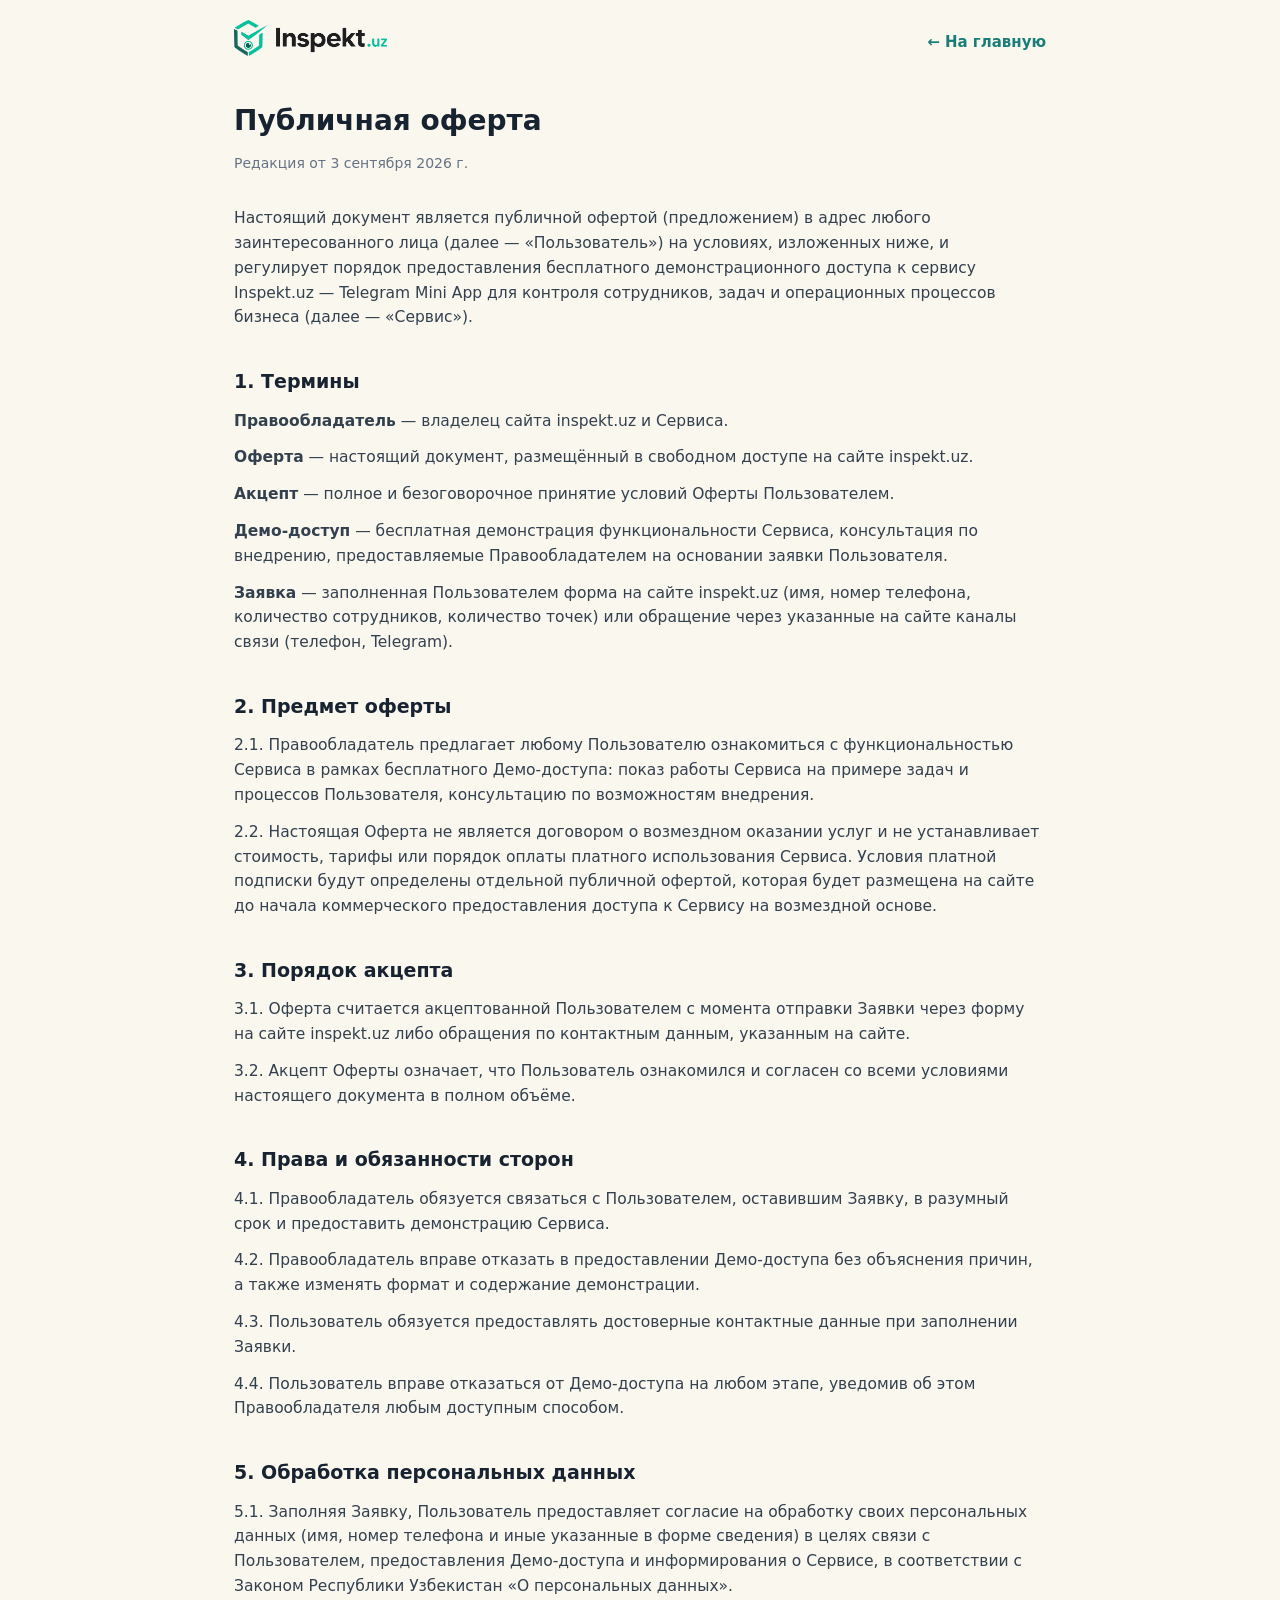
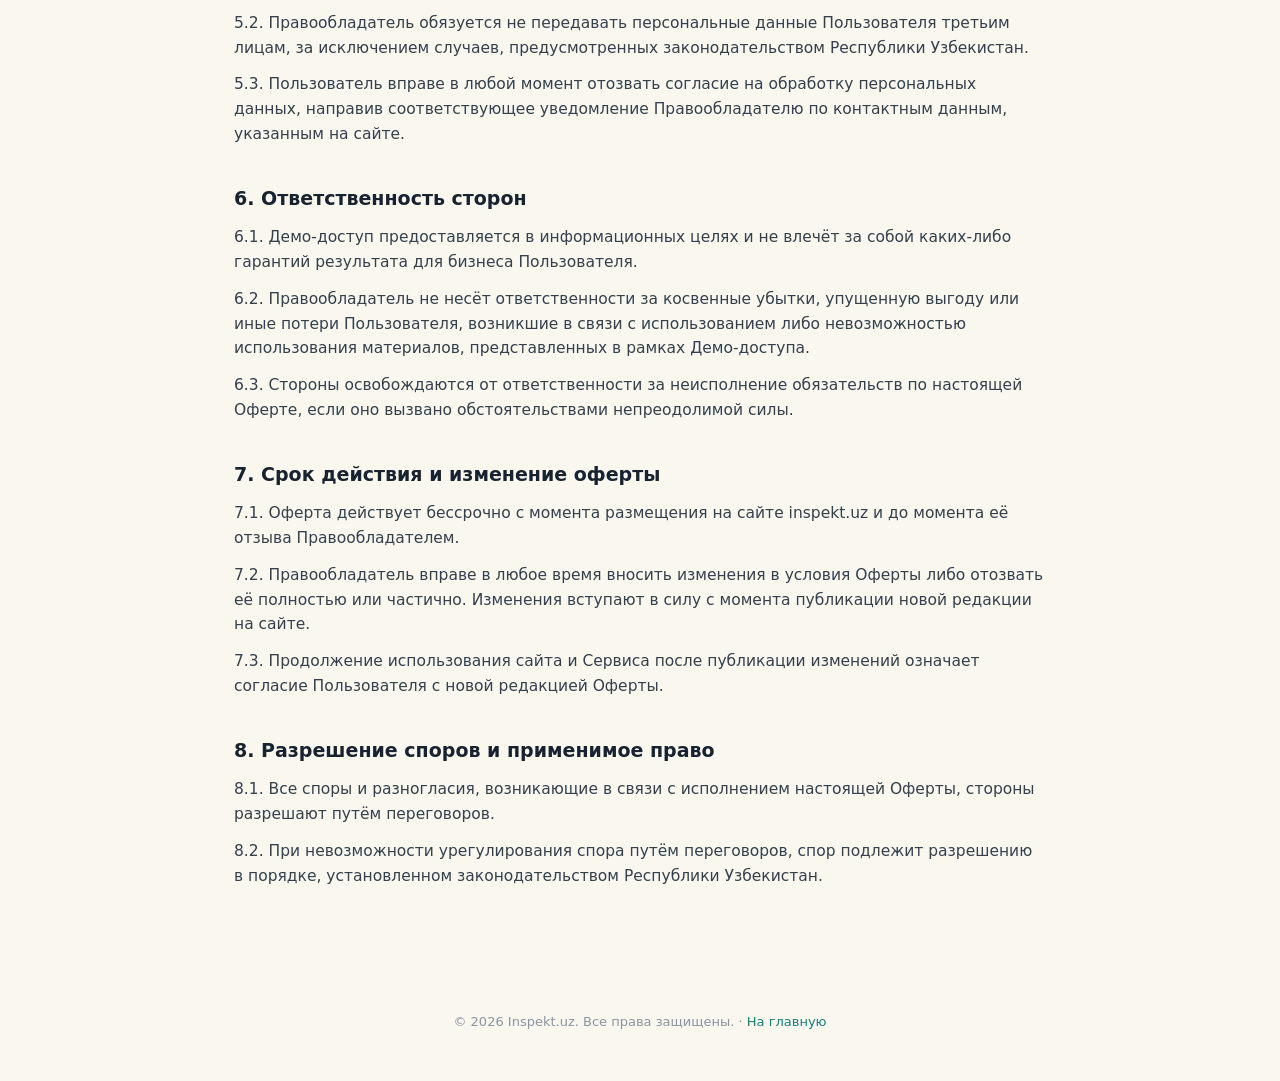
<file: oferta.html>
<!doctype html>
<html lang="ru">
<head>
<meta charset="utf-8"/>
<!-- Google tag (gtag.js) -->
<script async src="https://www.googletagmanager.com/gtag/js?id=G-EM5S55DJ59"></script>
<script>
  window.dataLayer = window.dataLayer || [];
  function gtag(){dataLayer.push(arguments);}
  gtag('js', new Date());
  gtag('config', 'G-EM5S55DJ59');
</script>

<!-- Yandex.Metrika counter -->
<script type="text/javascript">
    (function(m,e,t,r,i,k,a){
        m[i]=m[i]||function(){(m[i].a=m[i].a||[]).push(arguments)};
        m[i].l=1*new Date();
        for (var j = 0; j < document.scripts.length; j++) {if (document.scripts[j].src === r) { return; }}
        k=e.createElement(t),a=e.getElementsByTagName(t)[0],k.async=1,k.src=r,a.parentNode.insertBefore(k,a)
    })(window, document,'script','https://mc.yandex.ru/metrika/tag.js?id=111801217', 'ym');

    ym(111801217, 'init', {ssr:true, webvisor:true, clickmap:true, ecommerce:"dataLayer", referrer: document.referrer, url: location.href, accurateTrackBounce:true, trackLinks:true});
</script>
<noscript><div><img src="https://mc.yandex.ru/watch/111801217" style="position:absolute; left:-9999px;" alt="" /></div></noscript>
<!-- /Yandex.Metrika counter -->

<meta name="viewport" content="width=device-width,initial-scale=1"/>
<title>Публичная оферта — Inspekt.uz</title>
<meta name="description" content="Публичная оферта на предоставление демонстрационного доступа к сервису Inspekt.uz."/>
<style>
  *{box-sizing:border-box;margin:0;padding:0}
  body{
    font-family:ui-sans-serif,system-ui,-apple-system,"Segoe UI",Roboto,sans-serif;
    background:#faf7ef;
    color:#182331;
    line-height:1.6;
  }
  .topbar{
    display:flex;
    align-items:center;
    justify-content:space-between;
    padding:20px 24px;
    max-width:860px;
    margin:0 auto;
  }
  .topbar img{height:36px;width:auto}
  .topbar a{
    color:#197d78;
    text-decoration:none;
    font-weight:600;
    font-size:15px;
  }
  .topbar a:hover{text-decoration:underline}
  main{
    max-width:860px;
    margin:0 auto;
    padding:16px 24px 80px;
  }
  h1{
    font-size:28px;
    margin-bottom:8px;
    color:#182331;
  }
  .updated{
    color:#667384;
    font-size:14px;
    margin-bottom:32px;
  }
  h2{
    font-size:19px;
    margin-top:36px;
    margin-bottom:12px;
    color:#182331;
  }
  p, li{
    font-size:15.5px;
    color:#33404d;
    margin-bottom:12px;
  }
  ol.sections{
    counter-reset:section;
    list-style:none;
  }
  ol.sections > li{
    margin-bottom:10px;
  }
  ul{
    padding-left:22px;
    margin-bottom:12px;
  }
  .card{
    background:#fff;
    border:1px solid #e7e4dc;
    border-radius:16px;
    padding:20px 24px;
    margin-top:32px;
  }
  .card b{display:block;margin-bottom:6px;color:#182331}
  .placeholder{
    background:#f2ebdd;
    color:#8a7550;
    padding:1px 6px;
    border-radius:4px;
    font-style:normal;
  }
  footer{
    text-align:center;
    padding:32px 24px 48px;
    color:#8a94a3;
    font-size:13px;
  }
  footer a{color:#197d78;text-decoration:none}
</style>
</head>
<body>
<div class="topbar">
<a href="/"><img src="[data-uri]" alt="Inspekt.uz"/></a>
<a href="/">← На главную</a>
</div>
<main>
<h1>Публичная оферта</h1>
<p class="updated">Редакция от 3 сентября 2026 г.</p>

<p>Настоящий документ является публичной офертой (предложением) в адрес любого заинтересованного лица (далее — «Пользователь») на условиях, изложенных ниже, и регулирует порядок предоставления бесплатного демонстрационного доступа к сервису Inspekt.uz — Telegram Mini App для контроля сотрудников, задач и операционных процессов бизнеса (далее — «Сервис»).</p>

<h2>1. Термины</h2>
<p><b>Правообладатель</b> — владелец сайта inspekt.uz и Сервиса.</p>
<p><b>Оферта</b> — настоящий документ, размещённый в свободном доступе на сайте inspekt.uz.</p>
<p><b>Акцепт</b> — полное и безоговорочное принятие условий Оферты Пользователем.</p>
<p><b>Демо-доступ</b> — бесплатная демонстрация функциональности Сервиса, консультация по внедрению, предоставляемые Правообладателем на основании заявки Пользователя.</p>
<p><b>Заявка</b> — заполненная Пользователем форма на сайте inspekt.uz (имя, номер телефона, количество сотрудников, количество точек) или обращение через указанные на сайте каналы связи (телефон, Telegram).</p>

<h2>2. Предмет оферты</h2>
<p>2.1. Правообладатель предлагает любому Пользователю ознакомиться с функциональностью Сервиса в рамках бесплатного Демо-доступа: показ работы Сервиса на примере задач и процессов Пользователя, консультацию по возможностям внедрения.</p>
<p>2.2. Настоящая Оферта не является договором о возмездном оказании услуг и не устанавливает стоимость, тарифы или порядок оплаты платного использования Сервиса. Условия платной подписки будут определены отдельной публичной офертой, которая будет размещена на сайте до начала коммерческого предоставления доступа к Сервису на возмездной основе.</p>

<h2>3. Порядок акцепта</h2>
<p>3.1. Оферта считается акцептованной Пользователем с момента отправки Заявки через форму на сайте inspekt.uz либо обращения по контактным данным, указанным на сайте.</p>
<p>3.2. Акцепт Оферты означает, что Пользователь ознакомился и согласен со всеми условиями настоящего документа в полном объёме.</p>

<h2>4. Права и обязанности сторон</h2>
<p>4.1. Правообладатель обязуется связаться с Пользователем, оставившим Заявку, в разумный срок и предоставить демонстрацию Сервиса.</p>
<p>4.2. Правообладатель вправе отказать в предоставлении Демо-доступа без объяснения причин, а также изменять формат и содержание демонстрации.</p>
<p>4.3. Пользователь обязуется предоставлять достоверные контактные данные при заполнении Заявки.</p>
<p>4.4. Пользователь вправе отказаться от Демо-доступа на любом этапе, уведомив об этом Правообладателя любым доступным способом.</p>

<h2>5. Обработка персональных данных</h2>
<p>5.1. Заполняя Заявку, Пользователь предоставляет согласие на обработку своих персональных данных (имя, номер телефона и иные указанные в форме сведения) в целях связи с Пользователем, предоставления Демо-доступа и информирования о Сервисе, в соответствии с Законом Республики Узбекистан «О персональных данных».</p>
<p>5.2. Правообладатель обязуется не передавать персональные данные Пользователя третьим лицам, за исключением случаев, предусмотренных законодательством Республики Узбекистан.</p>
<p>5.3. Пользователь вправе в любой момент отозвать согласие на обработку персональных данных, направив соответствующее уведомление Правообладателю по контактным данным, указанным на сайте.</p>

<h2>6. Ответственность сторон</h2>
<p>6.1. Демо-доступ предоставляется в информационных целях и не влечёт за собой каких-либо гарантий результата для бизнеса Пользователя.</p>
<p>6.2. Правообладатель не несёт ответственности за косвенные убытки, упущенную выгоду или иные потери Пользователя, возникшие в связи с использованием либо невозможностью использования материалов, представленных в рамках Демо-доступа.</p>
<p>6.3. Стороны освобождаются от ответственности за неисполнение обязательств по настоящей Оферте, если оно вызвано обстоятельствами непреодолимой силы.</p>

<h2>7. Срок действия и изменение оферты</h2>
<p>7.1. Оферта действует бессрочно с момента размещения на сайте inspekt.uz и до момента её отзыва Правообладателем.</p>
<p>7.2. Правообладатель вправе в любое время вносить изменения в условия Оферты либо отозвать её полностью или частично. Изменения вступают в силу с момента публикации новой редакции на сайте.</p>
<p>7.3. Продолжение использования сайта и Сервиса после публикации изменений означает согласие Пользователя с новой редакцией Оферты.</p>

<h2>8. Разрешение споров и применимое право</h2>
<p>8.1. Все споры и разногласия, возникающие в связи с исполнением настоящей Оферты, стороны разрешают путём переговоров.</p>
<p>8.2. При невозможности урегулирования спора путём переговоров, спор подлежит разрешению в порядке, установленном законодательством Республики Узбекистан.</p>

</main>
<footer>
© 2026 Inspekt.uz. Все права защищены. · <a href="/">На главную</a>
</footer>
</body>
</html>
</file>
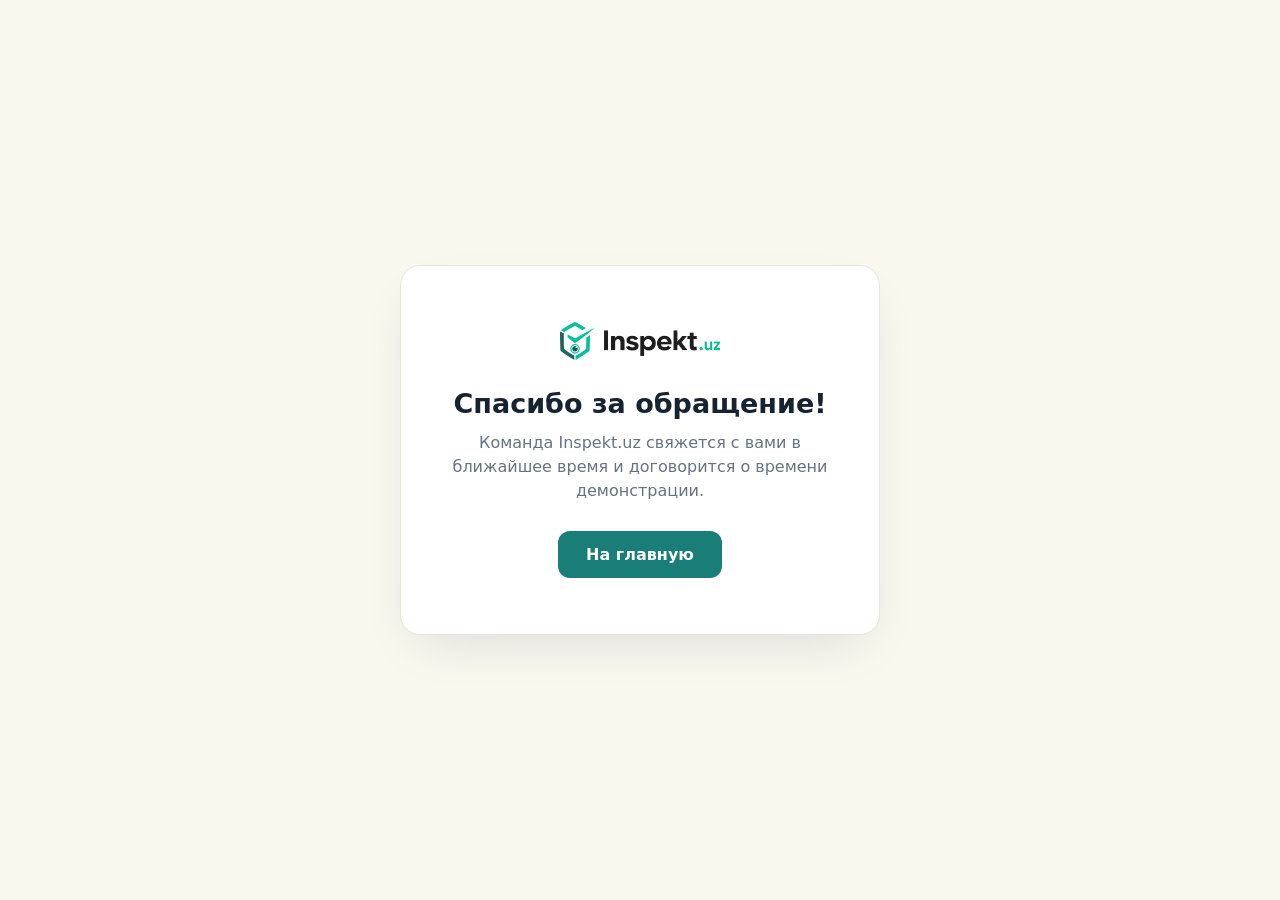
<file: thank.html>
<!doctype html>
<html lang="ru">
<head>
<meta charset="utf-8"/>
<!-- Google tag (gtag.js) -->
<script async src="https://www.googletagmanager.com/gtag/js?id=G-EM5S55DJ59"></script>
<script>
  window.dataLayer = window.dataLayer || [];
  function gtag(){dataLayer.push(arguments);}
  gtag('js', new Date());
  gtag('config', 'G-EM5S55DJ59');
</script>

<!-- Yandex.Metrika counter -->
<script type="text/javascript">
    (function(m,e,t,r,i,k,a){
        m[i]=m[i]||function(){(m[i].a=m[i].a||[]).push(arguments)};
        m[i].l=1*new Date();
        for (var j = 0; j < document.scripts.length; j++) {if (document.scripts[j].src === r) { return; }}
        k=e.createElement(t),a=e.getElementsByTagName(t)[0],k.async=1,k.src=r,a.parentNode.insertBefore(k,a)
    })(window, document,'script','https://mc.yandex.ru/metrika/tag.js?id=111801217', 'ym');

    ym(111801217, 'init', {ssr:true, webvisor:true, clickmap:true, ecommerce:"dataLayer", referrer: document.referrer, url: location.href, accurateTrackBounce:true, trackLinks:true});
</script>
<noscript><div><img src="https://mc.yandex.ru/watch/111801217" style="position:absolute; left:-9999px;" alt="" /></div></noscript>
<!-- /Yandex.Metrika counter -->

<!-- Facebook Pixel Code -->
<script>
!function(f,b,e,v,n,t,s)
{if(f.fbq)return;n=f.fbq=function(){n.callMethod?
n.callMethod.apply(n,arguments):n.queue.push(arguments)};
if(!f._fbq)f._fbq=n;n.push=n;n.loaded=!0;n.version='2.0';
n.queue=[];t=b.createElement(e);t.async=!0;
t.src=v;s=b.getElementsByTagName(e)[0];
s.parentNode.insertBefore(t,s)}(window,document,'script',
'https://connect.facebook.net/en_US/fbevents.js');
fbq('init', '4637383239875785');
fbq('track', 'PageView');
</script>
<noscript><img height="1" width="1" style="display:none"
src="https://www.facebook.com/tr?id=4637383239875785&ev=PageView&noscript=1"
/></noscript>
<!-- End Facebook Pixel Code -->

<meta name="viewport" content="width=device-width,initial-scale=1"/>
<title>Заявка принята — Inspekt.uz</title>
<meta name="robots" content="noindex,nofollow"/>
<style>
  *{box-sizing:border-box;margin:0;padding:0}
  html,body{height:100%}
  body{
    font-family:ui-sans-serif,system-ui,-apple-system,"Segoe UI",Roboto,sans-serif;
    background:#faf7ef;
    color:#182331;
    display:flex;
    align-items:center;
    justify-content:center;
    min-height:100vh;
    padding:24px;
  }
  .card{
    max-width:480px;
    width:100%;
    text-align:center;
    background:#fff;
    border:1px solid #e7e4dc;
    border-radius:20px;
    padding:56px 32px;
    box-shadow:0 20px 50px -20px rgba(24,35,49,.15);
  }
  .card img{width:160px;height:auto;margin-bottom:24px}
  .card h1{font-size:27px;margin:0 0 12px;color:#182331}
  .card p{color:#667384;margin:0 0 28px;line-height:1.5;font-size:16px}
  .card a.home{
    display:inline-block;
    background:#197d78;
    color:#fff;
    text-decoration:none;
    font-weight:600;
    padding:14px 28px;
    border-radius:12px;
    transition:background .15s ease;
  }
  .card a.home:hover{background:#0f625f}
</style>
</head>
<body>
<div class="card">
<img src="[data-uri]" alt="Inspekt.uz"/>
<h1>Спасибо за обращение!</h1>
<p>Команда Inspekt.uz свяжется с вами в ближайшее время и договорится о времени демонстрации.</p>
<a class="home" href="/">На главную</a>
</div>
</body>
</html>
</file>
